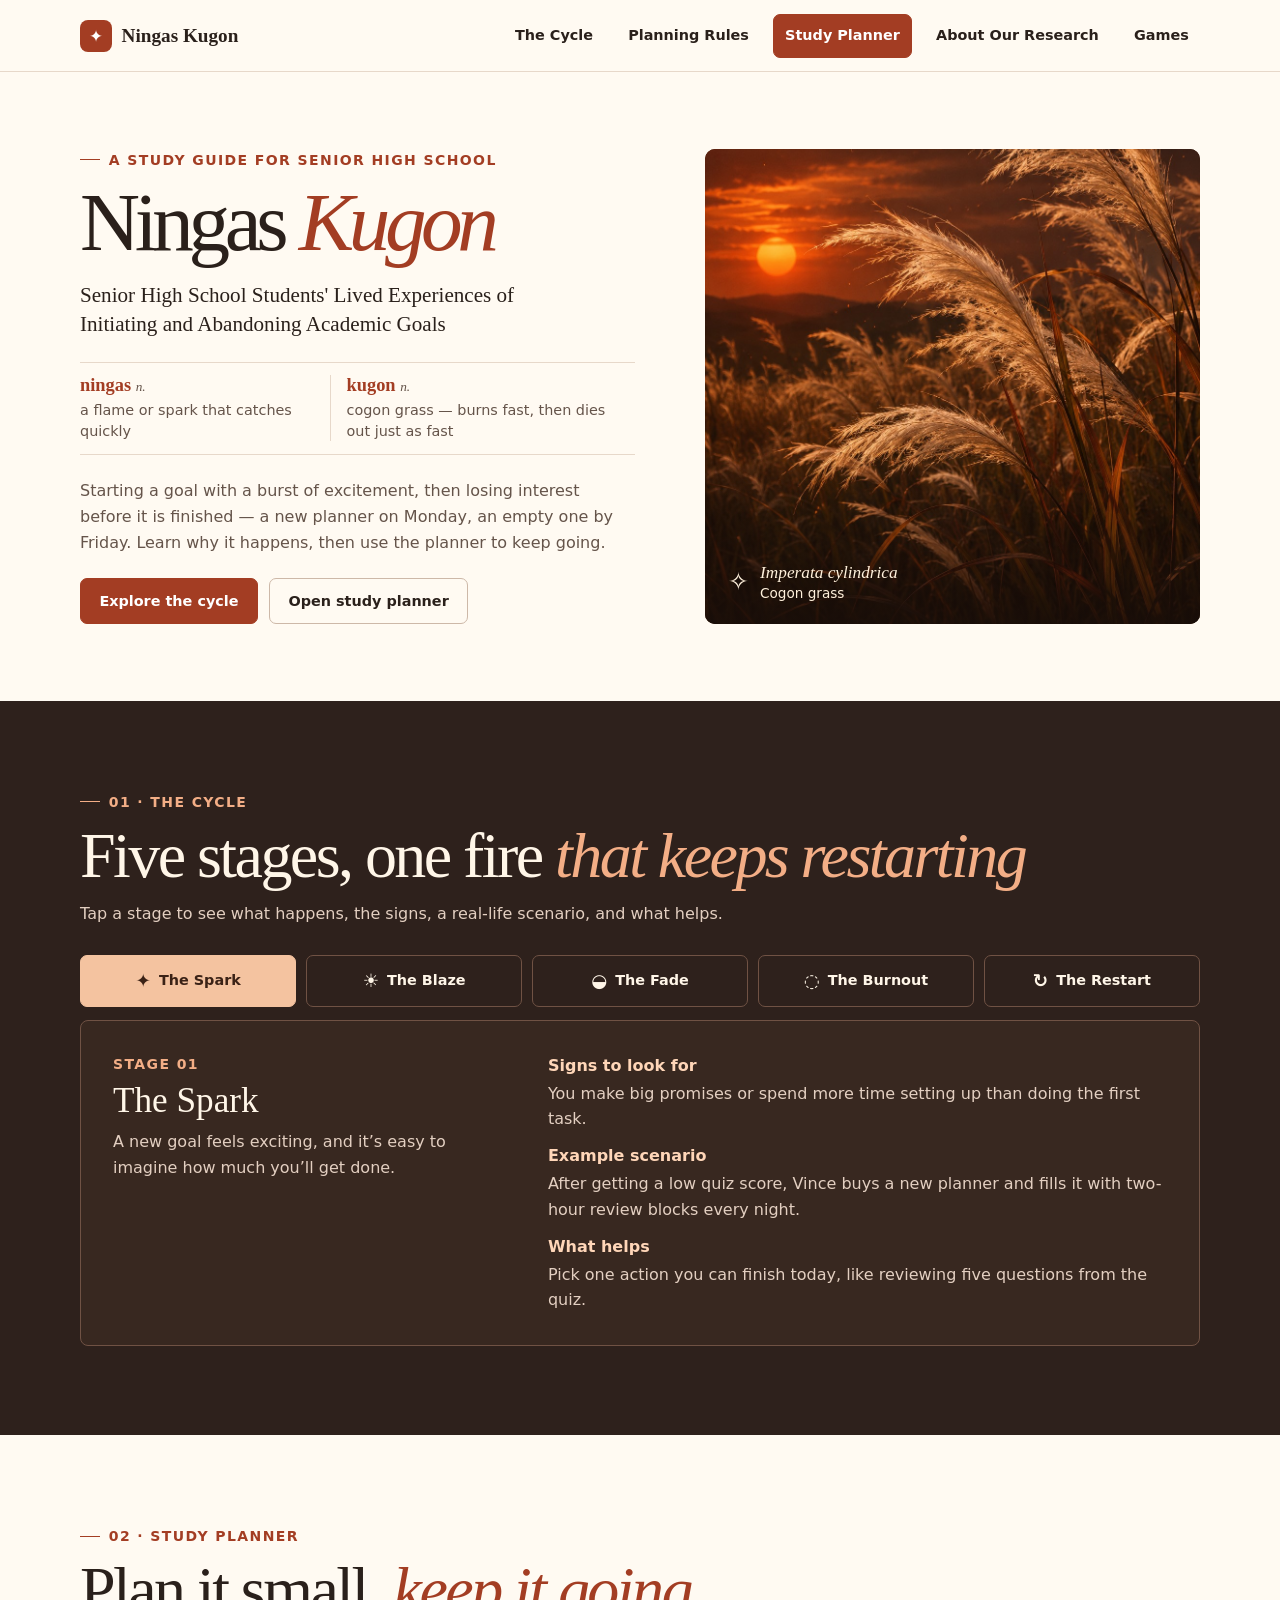
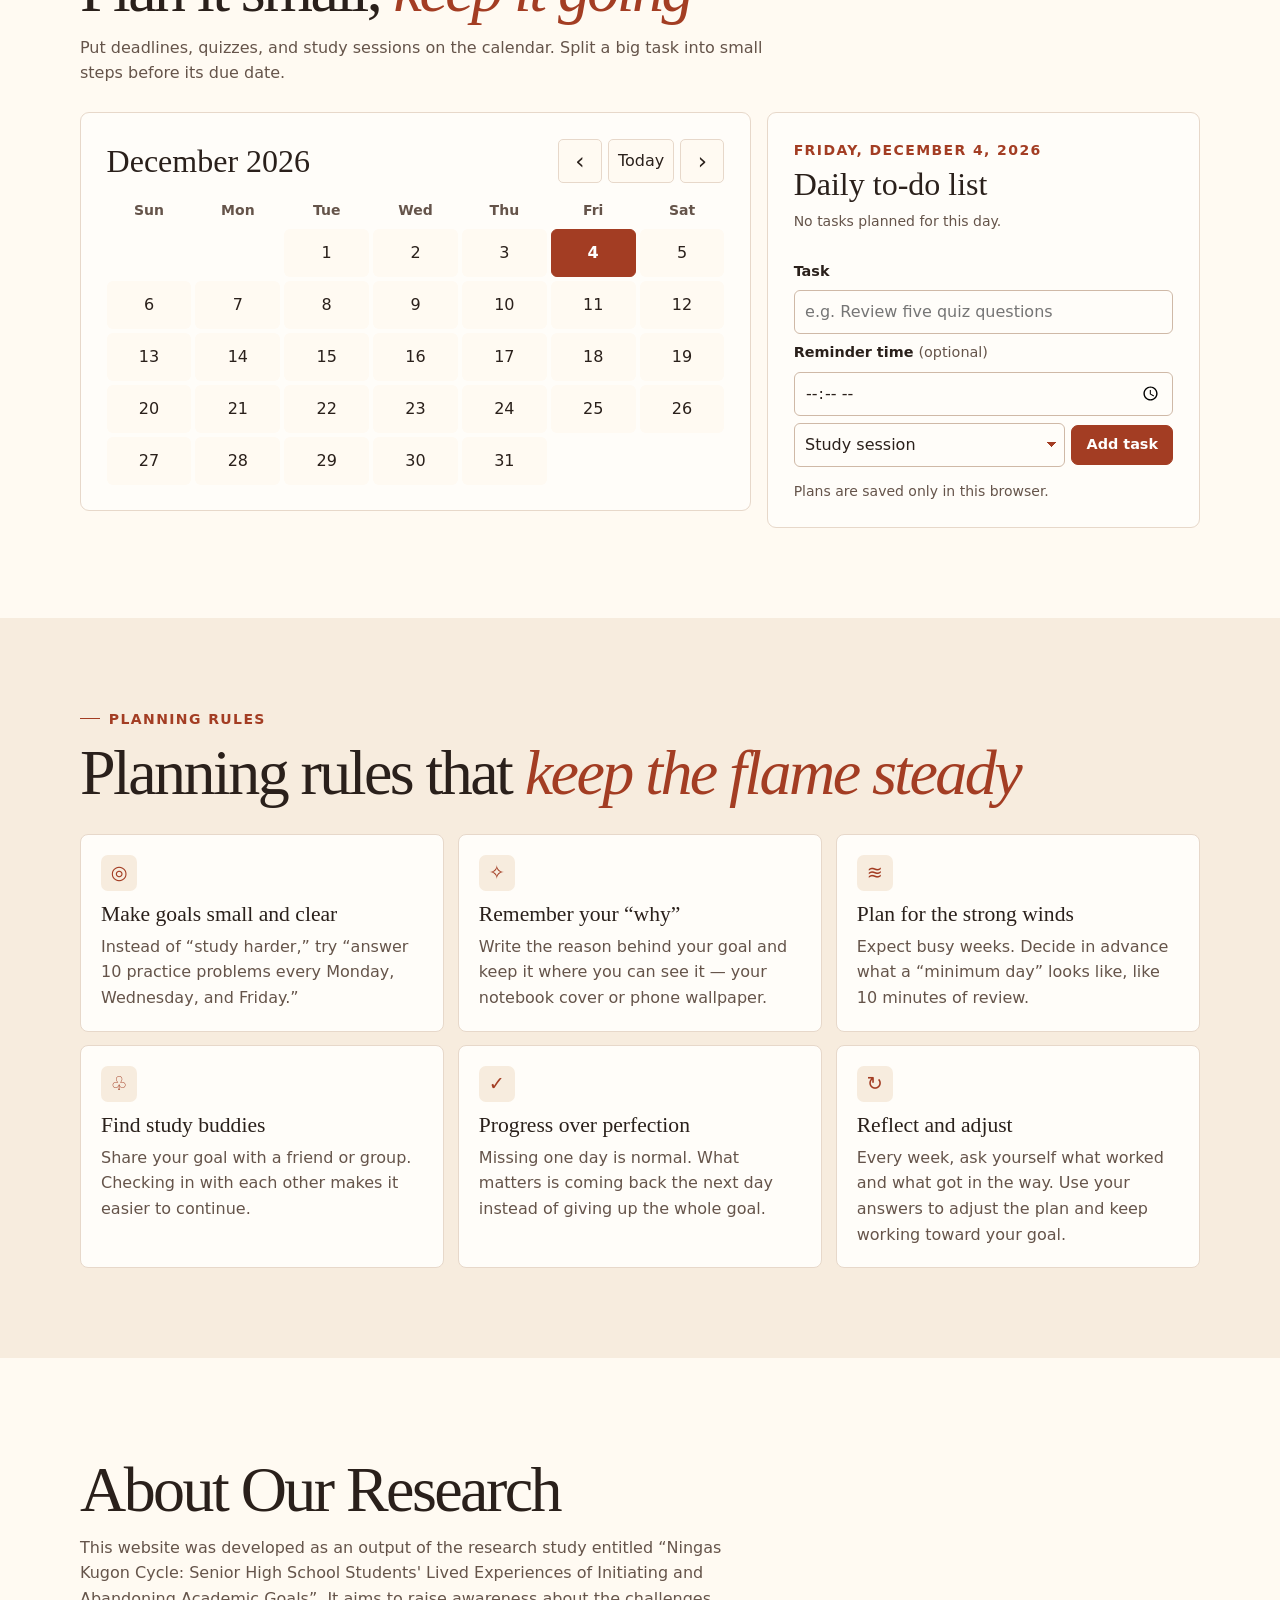
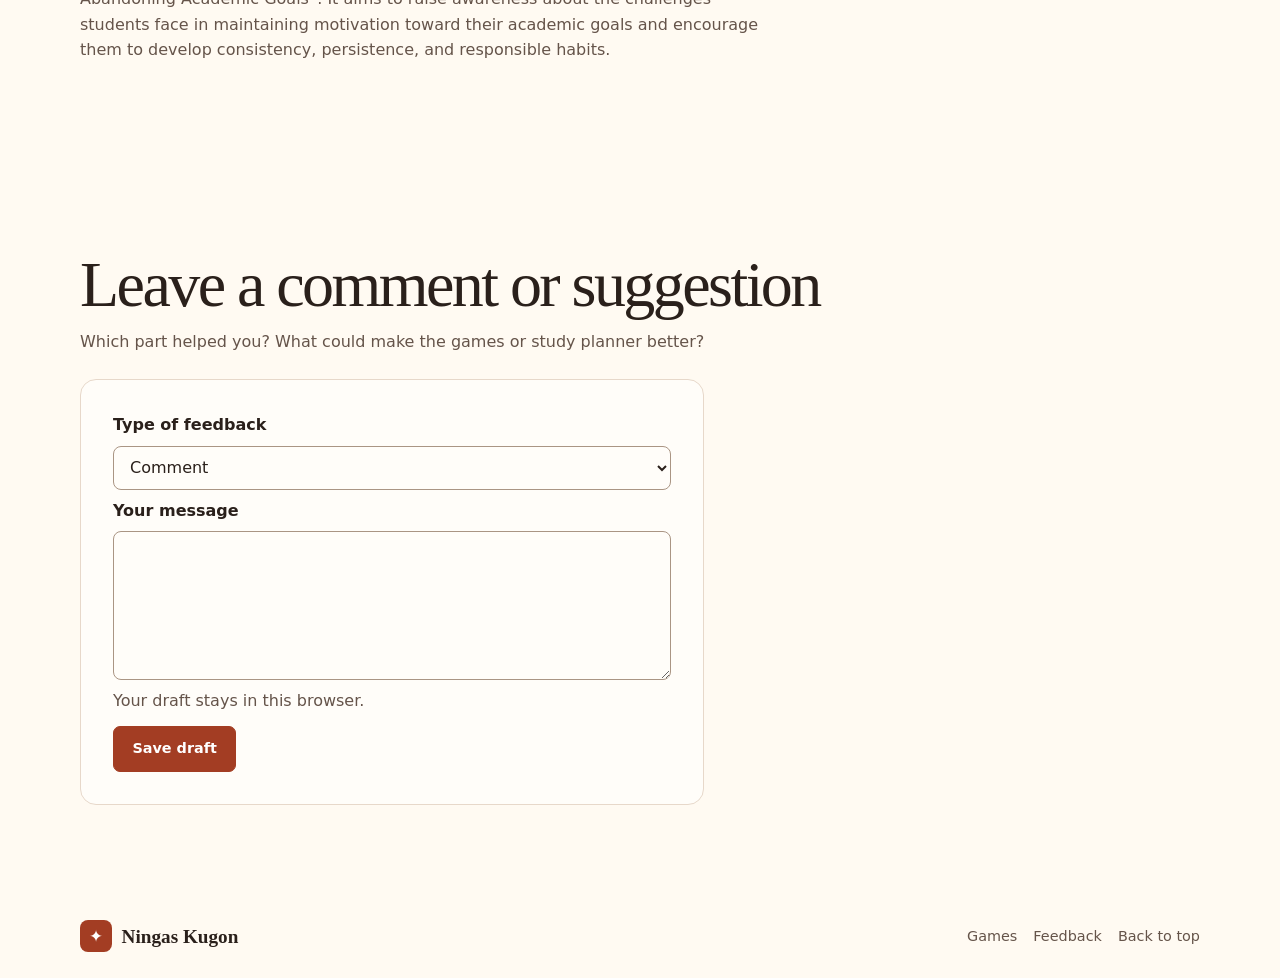
<file: index.html>
<!doctype html>
<html lang="en">
<head>
  <meta charset="utf-8">
  <meta name="viewport" content="width=device-width, initial-scale=1">
  <meta name="description" content="Ningas Kugon is a study guide and interactive planner for senior high school students.">
  <title>Ningas Kugon | Senior High School Study Planner</title>
  <link rel="canonical" href="https://seuiaaaaaaaa.github.io/ningaskugon/">
  <meta name="theme-color" content="#fffaf2">
  <link rel="manifest" href="manifest.webmanifest">
  <link rel="apple-touch-icon" href="icon-192.png">
  <link rel="stylesheet" href="styles.css">
  <script src="stages.js" defer></script>
  <script src="script.js" defer></script>
  <script src="feedback.js" defer></script>
</head>
<body>
  <a class="skip-link" href="#main">Skip to content</a>
  <header class="site-header">
    <nav class="wrap nav" aria-label="Main navigation">
      <a class="brand" href="#top"><span class="brand-mark" aria-hidden="true">✦</span> Ningas Kugon</a>
      <div class="nav-links">
        <a href="#cycle">The Cycle</a>
        <a href="#rules">Planning Rules</a>
        <a class="button button-small" href="#planner">Study Planner</a>
        <a href="#about-research">About Our Research</a>
        <a href="games.html">Games</a>
      </div>
    </nav>
  </header>

  <main id="main">
    <section id="top" class="wrap hero" aria-labelledby="hero-title">
      <div class="hero-copy">
        <p class="eyebrow"><span aria-hidden="true"></span> A study guide for senior high school</p>
        <h1 id="hero-title">Ningas <em>Kugon</em></h1>
        <p class="research-title">Senior High School Students' Lived Experiences of Initiating and Abandoning Academic Goals</p>
        <dl class="definitions">
          <div><dt>ningas <i>n.</i></dt><dd>a flame or spark that catches quickly</dd></div>
          <div><dt>kugon <i>n.</i></dt><dd>cogon grass — burns fast, then dies out just as fast</dd></div>
        </dl>
        <p class="intro">Starting a goal with a burst of excitement, then losing interest before it is finished — a new planner on Monday, an empty one by Friday. Learn why it happens, then use the planner to keep going.</p>
        <div class="hero-actions">
          <a class="button" href="#cycle">Explore the cycle</a>
          <a class="button button-outline" href="#planner">Open study planner</a>
        </div>
      </div>
      <figure class="hero-image">
        <img src="cogon.jpg" alt="Feathery cogon grass backlit by an orange sunset" width="1024" height="1536" fetchpriority="high">
        <figcaption><span aria-hidden="true">✧</span><span><i>Imperata cylindrica</i><br>Cogon grass</span></figcaption>
      </figure>
    </section>

    <section id="cycle" class="cycle section" aria-labelledby="cycle-title">
      <div class="wrap">
        <p class="eyebrow"><span aria-hidden="true"></span> 01 · The Cycle</p>
        <h2 id="cycle-title">Five stages, one fire <em>that keeps restarting</em></h2>
        <p class="section-description">Tap a stage to see what happens, the signs, a real-life scenario, and what helps.</p>
        <div class="stages" role="tablist" aria-label="Stages of the cycle">
          <button type="button" id="stage-0" role="tab" aria-selected="true" aria-controls="stage-detail"><span aria-hidden="true">✦</span>The Spark</button>
          <button type="button" id="stage-1" role="tab" aria-selected="false" aria-controls="stage-detail" tabindex="-1"><span aria-hidden="true">☀</span>The Blaze</button>
          <button type="button" id="stage-2" role="tab" aria-selected="false" aria-controls="stage-detail" tabindex="-1"><span aria-hidden="true">◒</span>The Fade</button>
          <button type="button" id="stage-3" role="tab" aria-selected="false" aria-controls="stage-detail" tabindex="-1"><span aria-hidden="true">◌</span>The Burnout</button>
          <button type="button" id="stage-4" role="tab" aria-selected="false" aria-controls="stage-detail" tabindex="-1"><span aria-hidden="true">↻</span>The Restart</button>
        </div>
        <div class="stage-detail" id="stage-detail" role="tabpanel" aria-labelledby="stage-0" tabindex="0">
          <div class="stage-overview">
            <p class="eyebrow" id="stage-number">Stage 01</p>
            <h3 id="stage-title">The Spark</h3>
            <p id="stage-summary">A new goal feels exciting, and it’s easy to imagine how much you’ll get done.</p>
          </div>
          <dl class="stage-notes">
            <div><dt>Signs to look for</dt><dd id="stage-signs">You make big promises or spend more time setting up than doing the first task.</dd></div>
            <div><dt>Example scenario</dt><dd id="stage-example">After getting a low quiz score, Vince buys a new planner and fills it with two-hour review blocks every night.</dd></div>
            <div><dt>What helps</dt><dd id="stage-help">Pick one action you can finish today, like reviewing five questions from the quiz.</dd></div>
          </dl>
        </div>
      </div>
    </section>

    <section id="planner" class="wrap section planner" aria-labelledby="planner-title">
      <p class="eyebrow"><span aria-hidden="true"></span> 02 · Study Planner</p>
      <h2 id="planner-title">Plan it small, <em>keep it going</em></h2>
      <p class="section-description">Put deadlines, quizzes, and study sessions on the calendar. Split a big task into small steps before its due date.</p>
      <div class="reminder-alerts" aria-label="Task reminders" role="log" id="reminder-alerts"></div>
      <div class="planner-grid">
        <div class="calendar" id="planner-calendar">
          <div class="calendar-header">
            <h3 id="calendar-month" aria-live="polite">Calendar</h3>
            <div class="calendar-controls">
              <button type="button" id="prev-month" aria-label="Previous month">‹</button>
              <button type="button" id="today">Today</button>
              <button type="button" id="next-month" aria-label="Next month">›</button>
            </div>
          </div>
          <div class="weekdays" aria-hidden="true"><span>Sun</span><span>Mon</span><span>Tue</span><span>Wed</span><span>Thu</span><span>Fri</span><span>Sat</span></div>
          <div class="calendar-days" id="calendar-days" aria-label="Calendar dates"></div>
        </div>
        <div class="daily" id="daily-list">
          <a class="calendar-link" href="#planner-calendar">Back to calendar</a>
          <p class="eyebrow" id="selected-date"></p>
          <h3>Daily to-do list</h3>
          <p id="task-progress" class="task-progress" aria-live="polite"></p>
          <ul class="tasks" id="tasks"></ul>
          <form id="task-form">
            <label for="task-name">Task</label>
            <input id="task-name" name="task" placeholder="e.g. Review five quiz questions" required maxlength="120">
            <label for="task-reminder">Reminder time <span>(optional)</span></label>
            <input type="time" id="task-reminder" name="reminder">
            <div class="form-actions">
              <select id="task-type" name="type" aria-label="Task type">
                <option>Study session</option><option>Deadline</option><option>Quiz</option><option>Other</option>
              </select>
              <button class="button button-small" type="submit">Add task</button>
            </div>
          </form>
          <p id="storage-note" class="storage-note" role="status">Plans are saved only in this browser.</p>
        </div>
      </div>
      <noscript><p>Enable JavaScript to use the study planner and explore all five stages.</p></noscript>
    </section>

    <section id="rules" class="rules section" aria-labelledby="rules-title">
      <div class="wrap">
        <p class="eyebrow"><span aria-hidden="true"></span> Planning Rules</p>
        <h2 id="rules-title">Planning rules that <em>keep the flame steady</em></h2>
        <div class="rules-grid">
          <article><span aria-hidden="true">◎</span><h3>Make goals small and clear</h3><p>Instead of “study harder,” try “answer 10 practice problems every Monday, Wednesday, and Friday.”</p></article>
          <article><span aria-hidden="true">✧</span><h3>Remember your “why”</h3><p>Write the reason behind your goal and keep it where you can see it — your notebook cover or phone wallpaper.</p></article>
          <article><span aria-hidden="true">≋</span><h3>Plan for the strong winds</h3><p>Expect busy weeks. Decide in advance what a “minimum day” looks like, like 10 minutes of review.</p></article>
          <article><span aria-hidden="true">♧</span><h3>Find study buddies</h3><p>Share your goal with a friend or group. Checking in with each other makes it easier to continue.</p></article>
          <article><span aria-hidden="true">✓</span><h3>Progress over perfection</h3><p>Missing one day is normal. What matters is coming back the next day instead of giving up the whole goal.</p></article>
          <article><span aria-hidden="true">↻</span><h3>Reflect and adjust</h3><p>Every week, ask yourself what worked and what got in the way. Use your answers to adjust the plan and keep working toward your goal.</p></article>
        </div>
      </div>
    </section>
    <section id="about-research" class="wrap section" aria-labelledby="about-research-title">
      <h2 id="about-research-title">About Our Research</h2>
      <p class="section-description">This website was developed as an output of the research study entitled “Ningas Kugon Cycle: Senior High School Students' Lived Experiences of Initiating and Abandoning Academic Goals”. It aims to raise awareness about the challenges students face in maintaining motivation toward their academic goals and encourage them to develop consistency, persistence, and responsible habits.</p>
    </section>

    <section id="feedback" class="wrap section feedback" aria-labelledby="feedback-title">
      <h2 id="feedback-title">Leave a comment or suggestion</h2>
      <p class="section-description">Which part helped you? What could make the games or study planner better?</p>
      <form id="feedback-form" class="practice-card feedback-form" name="study-guide-feedback" method="POST" data-netlify="true" netlify-honeypot="extra-field" hidden>
        <p hidden><label>Leave this field empty <input name="extra-field"></label></p>
        <label for="feedback-type">Type of feedback</label>
        <select id="feedback-type" name="type">
          <option>Comment</option>
          <option>Suggestion</option>
        </select>
        <label for="feedback-message">Your message</label>
        <textarea id="feedback-message" name="message" rows="5" maxlength="1000" required aria-describedby="feedback-note"></textarea>
        <p id="feedback-note" class="feedback-note">Your draft stays in this browser.</p>
        <button type="submit" class="button" id="feedback-submit">Save draft</button>
        <p id="feedback-status" role="status"></p>
      </form>
      <noscript><p>Enable JavaScript to use the feedback form.</p></noscript>
    </section>
  </main>

  <footer class="wrap footer">
    <a class="brand" href="#top"><span class="brand-mark" aria-hidden="true">✦</span> Ningas Kugon</a>
    <div class="footer-links"><a href="games.html">Games</a><a href="#feedback">Feedback</a><a href="#top">Back to top</a></div>
  </footer>
</body>
</html>
</file>
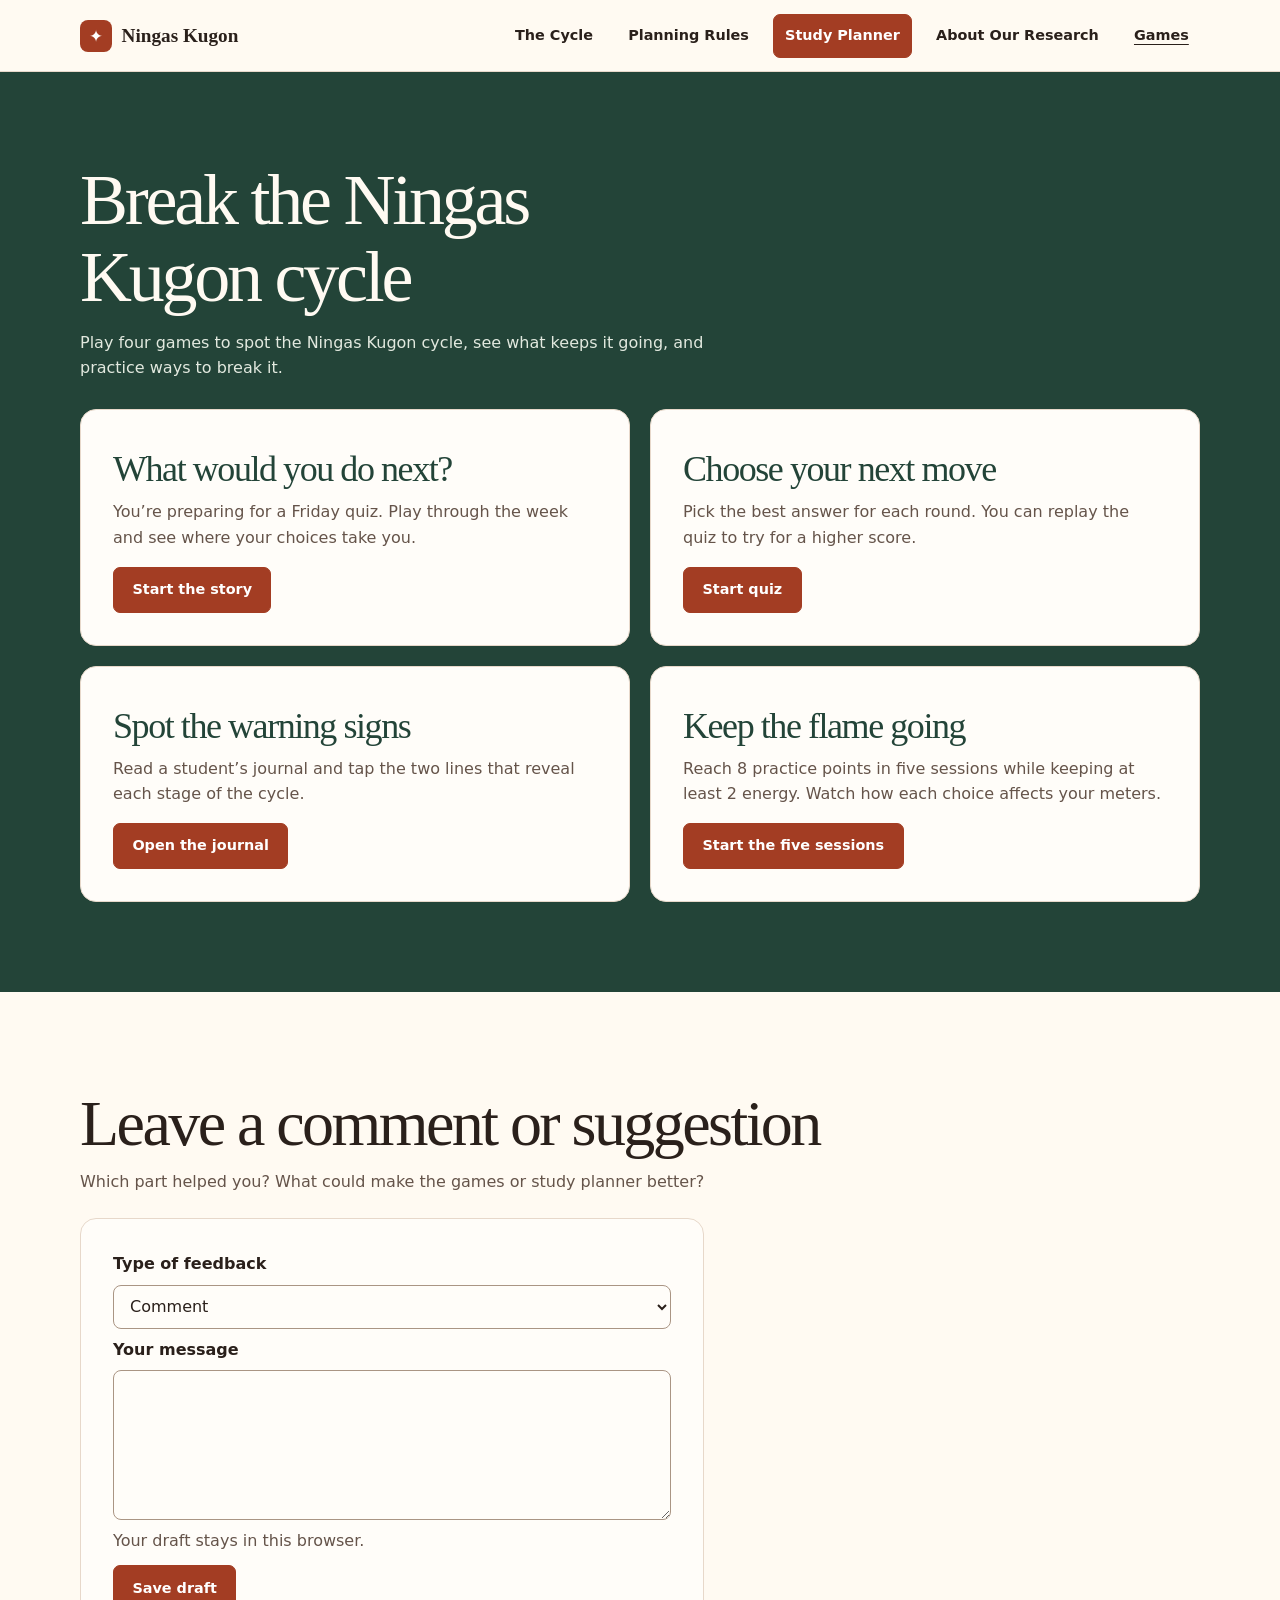
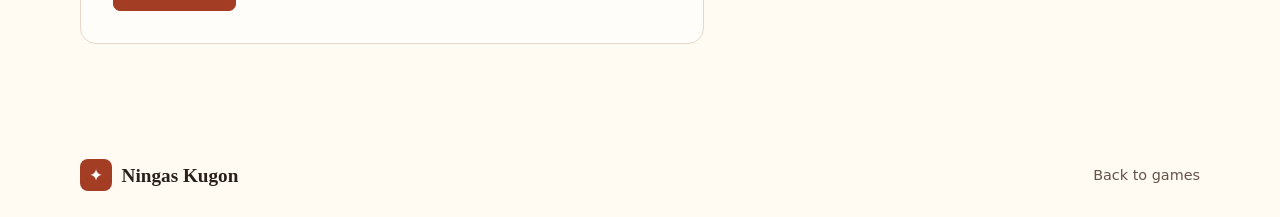
<file: games.html>
<!doctype html>
<html lang="en">
<head>
  <meta charset="utf-8">
  <meta name="viewport" content="width=device-width, initial-scale=1">
  <meta name="description" content="Play through the Ningas Kugon cycle and practice realistic ways to restart a study habit.">
  <meta name="theme-color" content="#fffaf2">
  <title>Ningas Kugon | Study Games</title>
  <link rel="canonical" href="https://seuiaaaaaaaa.github.io/ningaskugon/games.html">
  <link rel="manifest" href="manifest.webmanifest">
  <link rel="apple-touch-icon" href="icon-192.png">
  <link rel="stylesheet" href="styles.css">
  <script src="games.js?v=2" defer></script>
  <script src="study-week.js" defer></script>
  <script src="cycle-games.js" defer></script>
  <script src="feedback.js" defer></script>
</head>
<body>
  <a class="skip-link" href="#main">Skip to content</a>
  <header class="site-header">
    <nav class="wrap nav" aria-label="Main navigation">
      <a class="brand" href="index.html#top"><span class="brand-mark" aria-hidden="true">✦</span> Ningas Kugon</a>
      <div class="nav-links">
        <a href="index.html#cycle">The Cycle</a>
        <a href="index.html#rules">Planning Rules</a>
        <a class="button button-small" href="index.html#planner">Study Planner</a>
        <a href="index.html#about-research">About Our Research</a>
        <a href="games.html" aria-current="page">Games</a>
      </div>
    </nav>
  </header>

  <main id="main" tabindex="-1">
    <section id="games" class="section practice" aria-labelledby="games-title">
      <div class="wrap">
        <h1 id="games-title">Break the Ningas Kugon cycle</h1>
        <p class="section-description">Play four games to spot the Ningas Kugon cycle, see what keeps it going, and practice ways to break it.</p>
        <div class="games-grid">
          <article class="practice-card" aria-labelledby="story-title">
            <h2 id="story-title">What would you do next?</h2>
            <p>You’re preparing for a Friday quiz. Play through the week and see where your choices take you.</p>
            <div id="story-play" hidden>
              <p class="practice-progress" id="story-stage"></p>
              <h3 class="practice-question" id="story-heading" tabindex="-1" aria-describedby="story-consequence story-text"></h3>
              <p class="practice-result" id="story-consequence"></p>
              <p class="story-text" id="story-text"></p>
              <div class="practice-options" id="story-choices" role="group" aria-labelledby="story-heading"></div>
            </div>
            <button class="button" type="button" id="story-start" hidden>Start the story</button>
          </article>
          <article class="practice-card" aria-labelledby="quiz-title">
            <h2 id="quiz-title">Choose your next move</h2>
            <p>Pick the best answer for each round. You can replay the quiz to try for a higher score.</p>
            <div id="quiz-play" hidden>
              <p id="quiz-round" class="practice-progress"></p>
              <progress id="quiz-progress" max="4" value="0" aria-label="Questions answered"></progress>
              <p id="quiz-question" class="practice-question" tabindex="-1"></p>
              <div id="quiz-options" class="practice-options" role="group" aria-labelledby="quiz-question"></div>
              <p class="practice-result" id="quiz-result" role="status"></p>
              <button class="button" type="button" id="quiz-next" hidden>Next round</button>
            </div>
            <button class="button" type="button" id="quiz-start" hidden>Start quiz</button>
          </article>
          <article class="practice-card" aria-labelledby="clues-title">
            <h2 id="clues-title">Spot the warning signs</h2>
            <p>Read a student’s journal and tap the two lines that reveal each stage of the cycle.</p>
            <div id="clues-play" hidden>
              <p class="practice-progress" id="clues-round"></p>
              <h3 class="practice-question" id="clues-question" tabindex="-1"></h3>
              <div class="practice-options" id="clues-lines" role="group" aria-labelledby="clues-question"></div>
              <p class="practice-result" id="clues-result" role="status"></p>
              <button class="button" type="button" id="clues-check">Check the clues</button>
              <button class="button" type="button" id="clues-next" hidden>Next journal entry</button>
            </div>
            <button class="button" type="button" id="clues-start" hidden>Open the journal</button>
          </article>
          <article class="practice-card" aria-labelledby="flame-title">
            <h2 id="flame-title">Keep the flame going</h2>
            <p>Reach 8 practice points in five sessions while keeping at least 2 energy. Watch how each choice affects your meters.</p>
            <div id="flame-play" hidden>
              <p class="practice-progress" id="flame-round"></p>
              <h3 class="practice-question" id="flame-question" tabindex="-1" aria-describedby="flame-change"></h3>
              <p class="practice-result" id="flame-change"></p>
              <div class="flame-meters" aria-labelledby="flame-title">
                <label>Practice <span id="flame-practice-label"></span><progress id="flame-practice" max="8" value="0"></progress></label>
                <label>Energy <span id="flame-energy-label"></span><meter id="flame-energy" min="0" max="6" value="5" low="2"></meter></label>
              </div>
              <div class="practice-options" id="flame-options" role="group" aria-labelledby="flame-question"></div>
            </div>
            <button class="button" type="button" id="flame-start" hidden>Start the five sessions</button>
          </article>
        </div>
        <noscript><p>Enable JavaScript to play the games.</p></noscript>
      </div>
    </section>

    <section id="feedback" class="wrap section feedback" aria-labelledby="feedback-title">
      <h2 id="feedback-title">Leave a comment or suggestion</h2>
      <p class="section-description">Which part helped you? What could make the games or study planner better?</p>
      <form id="feedback-form" class="practice-card feedback-form" name="study-guide-feedback" method="POST" data-netlify="true" netlify-honeypot="extra-field" hidden>
        <p hidden><label>Leave this field empty <input name="extra-field"></label></p>
        <label for="feedback-type">Type of feedback</label>
        <select id="feedback-type" name="type">
          <option>Comment</option>
          <option>Suggestion</option>
        </select>
        <label for="feedback-message">Your message</label>
        <textarea id="feedback-message" name="message" rows="5" maxlength="1000" required aria-describedby="feedback-note"></textarea>
        <p id="feedback-note" class="feedback-note">Your draft stays in this browser.</p>
        <button type="submit" class="button" id="feedback-submit">Save draft</button>
        <p id="feedback-status" role="status"></p>
      </form>
      <noscript><p>Enable JavaScript to use the feedback form.</p></noscript>
    </section>
  </main>

  <footer class="wrap footer">
    <a class="brand" href="index.html#top"><span class="brand-mark" aria-hidden="true">✦</span> Ningas Kugon</a>
    <div class="footer-links"><a href="#games">Back to games</a></div>
  </footer>
</body>
</html>
</file>
<file: styles.css>
:root {
  color-scheme: light;
  --ink: #2a201b;
  --muted: #65544a;
  --paper: #fffaf2;
  --white: #fffdf9;
  --line: #e7d8ca;
  --accent: #a33d23;
  --dark: #2e211c;
  --soft: #f7ecde;
  --serif: Georgia, "Times New Roman", serif;
}

* { box-sizing: border-box; }
html { scroll-behavior: smooth; }
body { margin: 0; background: var(--paper); color: var(--ink); font: 1rem/1.6 system-ui, sans-serif; }
a { color: inherit; text-decoration: none; }
button, input, select { font: inherit; }
button { cursor: pointer; }
:focus-visible { outline: 3px solid #be572c; outline-offset: 3px; }
section { scroll-margin-top: 1rem; }
h1, h2, h3, p, figure, dl, dd { margin: 0; }
h1, h2, h3 { font-family: var(--serif); font-weight: 500; line-height: 1.08; }
h1 em, h2 em { color: var(--accent); font-weight: inherit; }
.wrap { width: min(1120px, calc(100% - 5rem)); margin-inline: auto; }
.section { padding-block: clamp(3.5rem, 7vw, 6rem); }
.skip-link { position: fixed; z-index: 2; top: .75rem; left: .75rem; padding: .6rem 1rem; background: var(--white); transform: translateY(-150%); }
.skip-link:focus { transform: none; }
.site-header { border-bottom: 1px solid var(--line); }
.nav, .nav-links, .brand { display: flex; align-items: center; }
.nav { min-height: 71px; justify-content: space-between; gap: 1rem; }
.brand { gap: .6rem; font: 600 1.2rem/1.2 var(--serif); white-space: nowrap; }
.brand-mark { display: grid; place-items: center; width: 32px; height: 32px; border-radius: 8px; background: var(--accent); color: white; font: 1.05rem system-ui; }
.nav-links { gap: clamp(.25rem, 1vw, 1rem); font-size: .9rem; font-weight: 600; }
.nav-links > a { display: flex; align-items: center; justify-content: center; min-height: 44px; padding: .4rem .7rem; border-radius: 7px; text-align: center; line-height: 1.3; }
.nav-links > a:not(.button):hover { background: var(--soft); color: var(--accent); }
.button { display: inline-flex; justify-content: center; align-items: center; min-height: 46px; padding: .6rem 1.15rem; border: 1px solid var(--accent); border-radius: 7px; background: var(--accent); color: white; font-weight: 650; font-size: .9rem; white-space: nowrap; }
.button:hover { background: #812e1a; border-color: #812e1a; }
.button-small { min-height: 40px; padding: .4rem .9rem; }
.button-outline { background: transparent; color: var(--ink); border-color: #cdb8a8; }
.button-outline:hover { background: var(--soft); border-color: #a77b62; }
.hero { display: grid; grid-template-columns: 1.12fr 1fr; align-items: stretch; gap: clamp(2rem, 5.5vw, 5rem); padding-block: clamp(2.5rem, 6vw, 5rem); }
.hero-copy { align-self: center; }
.eyebrow { display: flex; align-items: center; gap: .55rem; font-size: .875rem; font-weight: 700; letter-spacing: .1em; text-transform: uppercase; color: var(--accent); }
.eyebrow > span { width: 20px; height: 1px; background: currentColor; flex: none; }
h1 { margin: .45rem 0 .8rem; font-size: clamp(3.3rem, 6.5vw, 6.25rem); letter-spacing: -.065em; }
.research-title { max-width: 31rem; font: 1.32rem/1.36 var(--serif); }
.definitions { display: grid; grid-template-columns: .9fr 1.1fr; margin-block: 1.45rem; padding-block: .8rem; border-block: 1px solid var(--line); }
.definitions > div { padding-right: .8rem; }
.definitions > div + div { border-left: 1px solid var(--line); padding-left: 1rem; }
.definitions dt { color: var(--accent); font: 600 1.15rem var(--serif); }
.definitions i { font: italic .83rem var(--serif); color: var(--muted); }
.definitions dd { margin-top: .2rem; color: var(--muted); font-size: .9rem; line-height: 1.45; }
.intro, .section-description { color: var(--muted); }
.hero-actions { display: flex; gap: .7rem; flex-wrap: wrap; margin-top: 1.45rem; }
.hero-image { position: relative; min-height: 440px; overflow: hidden; background: #4a2819; border-radius: 10px; }
.hero-image img { position: absolute; width: 100%; height: 100%; object-fit: cover; object-position: center 43%; }
.hero-image::after { position: absolute; inset: 30% 0 0; content: ""; background: linear-gradient(transparent 50%, #170d09ba); }
.hero-image figcaption { position: absolute; z-index: 1; bottom: 1.35rem; left: 1.45rem; display: flex; align-items: center; gap: .7rem; color: #fff1dc; font-size: .85rem; line-height: 1.35; }
.hero-image figcaption span:first-child { font-size: 1.55rem; }
.hero-image figcaption i { font-family: var(--serif); font-size: 1.08rem; }
h2 { margin: .5rem 0 .65rem; font-size: clamp(2.4rem, 5vw, 4.05rem); letter-spacing: -.04em; text-wrap: balance; }
.section-description { max-width: 43rem; }
.cycle { background: var(--dark); color: #fff6e8; }
.cycle .eyebrow, .cycle h2 em { color: #f3ae86; }
.cycle .section-description { color: #e3cfc1; }
.stages { display: grid; grid-template-columns: repeat(5, 1fr); gap: .6rem; margin: 1.8rem 0 .8rem; }
.stages button { display: flex; justify-content: center; align-items: center; gap: .5rem; min-height: 52px; padding: .45rem; border: 1px solid #705244; border-radius: 7px; color: #fff6e8; background: transparent; font-size: .9rem; font-weight: 600; }
.stages button:hover { background: #503528; }
.stages button[aria-selected="true"] { background: #f4c3a0; border-color: #f4c3a0; color: #3b2216; }
.stages button span { font-size: 1.15rem; line-height: 1; }
.stage-detail { display: grid; grid-template-columns: 1fr 1.6fr; gap: clamp(1rem, 4vw, 3rem); border: 1px solid #705244; padding: clamp(1rem, 3vw, 2rem); border-radius: 8px; background: #382820; }
.stage-overview h3 { margin: .45rem 0 .55rem; font-size: 2.2rem; }
.stage-overview > p:last-child, .stage-notes dd { color: #e3cfc1; }
.stage-notes { display: grid; gap: .7rem; }
.stage-notes dt { color: #ffd6b8; font-weight: 700; }
.stage-notes dd { margin-top: .15rem; }
.planner-grid { display: grid; gap: 1rem; grid-template-columns: 1.55fr 1fr; align-items: start; margin-top: 1.65rem; }
.calendar, .daily { padding: clamp(.85rem, 2.5vw, 1.6rem); border: 1px solid var(--line); border-radius: 9px; background: var(--white); min-width: 0; }
.calendar h3, .daily h3 { font-size: clamp(1.45rem, 3vw, 2rem); }
.calendar-header, .calendar-controls, .form-actions { display: flex; align-items: center; gap: .4rem; }
.calendar-header { justify-content: space-between; flex-wrap: wrap; margin-bottom: 1rem; }
.calendar-controls button { min-width: 44px; min-height: 44px; padding: .15rem .55rem; border-radius: 5px; border: 1px solid var(--line); background: var(--paper); color: var(--ink); }
.calendar-controls button:hover { background: var(--soft); }
.calendar-controls button[aria-label] { font-size: 1.45rem; line-height: 1; }
.weekdays, .calendar-days { display: grid; grid-template-columns: repeat(7, minmax(0, 1fr)); gap: 4px; }
.weekdays { margin-bottom: .45rem; text-align: center; font-size: .875rem; font-weight: 650; color: var(--muted); }
.day { position: relative; display: grid; place-items: center; min-height: 48px; padding: 3px; border: 1px solid transparent; border-radius: 6px; background: var(--paper); color: var(--ink); font-size: 1rem; touch-action: manipulation; }
.day:hover { border-color: #be9278; }
.day[aria-current="date"] { border-color: var(--accent); font-weight: 750; }
.day[aria-pressed="true"] { color: white; background: var(--accent); border-color: var(--accent); }
.day.has-tasks::after { content: ""; position: absolute; bottom: 4px; width: 5px; height: 5px; border-radius: 100%; background: var(--accent); }
.day.has-tasks[aria-pressed="true"]::after { background: white; }
.daily h3 { margin: .35rem 0 .55rem; }
.task-progress, .storage-note { color: var(--muted); font-size: .875rem; }
.tasks { display: grid; gap: .45rem; list-style: none; margin: .7rem 0 1rem; padding: 0; }
.tasks li { padding: .4rem .55rem; background: var(--soft); border-radius: 5px; }
.task-main { display: flex; align-items: center; gap: .55rem; }
.tasks label { flex: 1; min-width: 0; padding-block: .25rem; overflow-wrap: anywhere; cursor: pointer; }
.tasks small { display: block; color: var(--muted); }
.tasks input[type="checkbox"] { width: 1.25rem; height: 1.25rem; margin: 0; accent-color: var(--accent); }
.tasks input:checked + label > span { text-decoration: line-through; }
.task-remove { min-width: 44px; min-height: 44px; border: 0; border-radius: 5px; color: var(--accent); background: transparent; font-size: 1.4rem; line-height: 1; }
.task-remove:hover { background: var(--white); }
#task-form { display: grid; gap: .45rem; }
#task-form label { font-size: .9rem; font-weight: 650; }
#task-form label span { color: var(--muted); font-weight: 400; }
#task-name, #task-type, input[type="time"] { width: 100%; min-width: 0; min-height: 44px; padding: .45rem .65rem; border: 1px solid #cfb9a7; border-radius: 6px; color: var(--ink); background: var(--white); }
input[type="time"] { display: block; }
input[type="time"]::-webkit-date-and-time-value { text-align: start; }
#task-type { appearance: none; padding-right: 1.6rem; background: linear-gradient(45deg, transparent 50%, var(--accent) 51%) right .8rem center / 5px 5px no-repeat, linear-gradient(135deg, var(--accent) 50%, transparent 51%) right .5rem center / 5px 5px no-repeat, var(--white); }
.storage-note { margin-top: .8rem; }
.calendar-link { display: none; }
.calendar-link, .calendar-export { color: var(--accent); font-weight: 650; text-decoration: underline; text-underline-offset: .2em; }
.reminder-editor { margin-left: 1.8rem; }
.reminder-editor summary { min-height: 40px; padding-block: .45rem; color: var(--accent); cursor: pointer; font-size: .875rem; font-weight: 650; }
.reminder-editor form, .reminder-actions { display: flex; align-items: center; gap: .4rem .7rem; }
.reminder-actions { flex-wrap: wrap; }
.calendar-export { min-height: 44px; padding: .25rem 0; border: 0; background: transparent; font-size: .875rem; text-align: left; }
.reminder-alerts { position: fixed; z-index: 3; right: 1rem; bottom: max(1rem, env(safe-area-inset-bottom)); width: min(420px, calc(100% - 2rem)); max-height: 40vh; overflow-y: auto; display: grid; gap: .5rem; }
.reminder-alert { display: flex; align-items: center; justify-content: space-between; gap: .5rem; padding: .65rem .75rem; border: 1px solid #be9278; border-radius: 8px; background: var(--white); box-shadow: 0 4px 18px #2a201b26; }
.reminder-alert p { min-width: 0; overflow-wrap: anywhere; }
.reminder-alert strong { display: block; color: var(--accent); }
.rules { background: var(--soft); }
.rules-grid { display: grid; grid-template-columns: repeat(3, 1fr); gap: .85rem; margin-top: 1.7rem; }
.rules-grid article { padding: 1.25rem; border: 1px solid var(--line); border-radius: 8px; background: var(--white); }
.rules-grid article > span { display: grid; place-items: center; width: 36px; height: 36px; border-radius: 7px; background: var(--soft); color: var(--accent); font-size: 1.2rem; }
.rules-grid h3 { margin: .75rem 0 .45rem; font-size: 1.35rem; }
.rules-grid p { color: var(--muted); }
.footer { min-height: 83px; display: flex; align-items: center; justify-content: space-between; gap: 1rem; }
.footer-links { display: flex; flex-wrap: wrap; gap: .25rem 1rem; color: var(--muted); font-size: .9rem; }
.footer-links a:hover { color: var(--accent); text-decoration: underline; }
.practice { background: #234438; color: #fffaf2; }
.practice h1 { max-width: 17ch; margin-top: 0; font-size: clamp(2.45rem, 6vw, 4.5rem); letter-spacing: -.045em; }
.practice .section-description { color: #e2e9df; }
.games-grid { display: grid; grid-template-columns: repeat(auto-fit, minmax(min(100%, 27rem), 1fr)); gap: 1.25rem; align-items: start; margin-top: 1.75rem; }
.practice-card { min-width: 0; padding: clamp(1rem, 4vw, 2rem); background: var(--white); color: var(--ink); border: 1px solid var(--line); border-radius: 1rem; }
.practice-card h2 { color: #234438; font-size: clamp(1.65rem, 4vw, 2.25rem); }
.practice-card h2 + p { margin-top: .6rem; color: var(--muted); }
.practice-card .button { margin-top: 1rem; white-space: normal; }
.practice [hidden], .feedback [hidden] { display: none; }
.practice-progress { margin-top: 1rem; color: var(--muted); font-size: .9rem; }
#quiz-progress { display: block; width: 100%; height: .65rem; margin: .4rem 0 .9rem; accent-color: #234438; }
.practice-question { margin: .3rem 0 .75rem; font-weight: 650; }
.practice-options { display: grid; gap: .5rem; }
.practice-options button { min-height: 44px; padding: .55rem .85rem; text-align: start; color: var(--ink); background: var(--white); border: 1px solid #aa9584; border-radius: .5rem; }
.practice-options button:enabled:hover { background: var(--soft); }
.practice-options button:disabled { cursor: default; }
.practice-options button[aria-pressed="true"] { border-color: #234438; background: #e4eee4; box-shadow: inset .25rem 0 #234438; font-weight: 650; }
.practice-options .quiz-answer-correct { border-color: #234438; background: #e4eee4; font-weight: 650; }
.practice-options .quiz-answer-missed { border-color: #a33d23; background: #fff0e8; }
.practice-result:not(:empty) { margin-top: .8rem; padding: .65rem .8rem; background: #eaf0e8; color: #234438; border-radius: .5rem; }
.story-text { margin-block: .75rem; }
#story-heading { font-family: var(--serif); font-size: clamp(1.35rem, 3vw, 1.65rem); font-weight: 500; }
.flame-meters { display: grid; grid-template-columns: repeat(2, minmax(0, 1fr)); gap: .75rem; margin-block: .8rem; }
.flame-meters label { display: block; padding: .6rem; background: var(--soft); border-radius: .5rem; font-size: .9rem; }
.flame-meters label span { display: inline-block; font-weight: 650; }
.flame-meters progress, .flame-meters meter { display: block; width: 100%; height: .7rem; margin-top: .35rem; accent-color: #234438; }
.feedback-form { display: grid; gap: .5rem; max-width: 39rem; margin-top: 1.5rem; }
.feedback-form label { font-weight: 650; }
.feedback-form select, .feedback-form textarea { width: 100%; min-width: 0; min-height: 44px; padding: .6rem .75rem; font: inherit; color: var(--ink); background: var(--white); border: 1px solid #aa9584; border-radius: .5rem; }
.feedback-form textarea { resize: vertical; }
.feedback-form .button { justify-self: start; margin-top: .25rem; }
.feedback-note, #feedback-status { color: var(--muted); }
#feedback-status:empty { display: none; }
.nav-links > a[aria-current="page"] { text-decoration: underline; text-underline-offset: .25em; }

@media (max-width: 850px) {
  .wrap { width: calc(100% - 3rem); }
  .hero { gap: 1.6rem; grid-template-columns: 1.1fr 1fr; }
  .hero-image { min-height: 400px; }
  .rules-grid { grid-template-columns: repeat(2, 1fr); }
}
@media (max-width: 760px) {
  .nav { flex-direction: column; justify-content: center; gap: .65rem; padding-block: .75rem; }
  .nav-links { justify-content: center; }
}
@media (max-width: 560px) {
  .nav-links { width: 100%; max-width: 390px; display: grid; grid-template-columns: repeat(2, minmax(0, 1fr)); align-items: stretch; gap: .4rem; }
  .nav-links > a:not(.button) { border: 1px solid var(--line); background: var(--white); }
  .nav-links > a:not(.button):hover { background: var(--soft); }
  .nav-links > .button { white-space: normal; }
}
@media (max-width: 640px) {
  .wrap { width: calc(100% - 2rem); }
  .hero, .planner-grid, .stage-detail { grid-template-columns: 1fr; }
  .calendar-link { display: inline-flex; align-items: center; min-height: 44px; margin-bottom: .25rem; }
  .daily, .calendar { scroll-margin-top: .75rem; }
  .daily button, .reminder-editor summary { min-height: 44px; }
  .hero-image { min-height: clamp(240px, 72vw, 355px); }
  .stages { grid-template-columns: repeat(3, minmax(0, 1fr)); }
  .stages button { gap: .25rem; }
}
@media (max-width: 390px) {
  .rules-grid { grid-template-columns: 1fr; }
  .calendar { padding-inline: .5rem; }
  .weekdays, .calendar-days { gap: 2px; }
}
@media (prefers-reduced-motion: reduce) {
  html { scroll-behavior: auto; }
}
</file>
